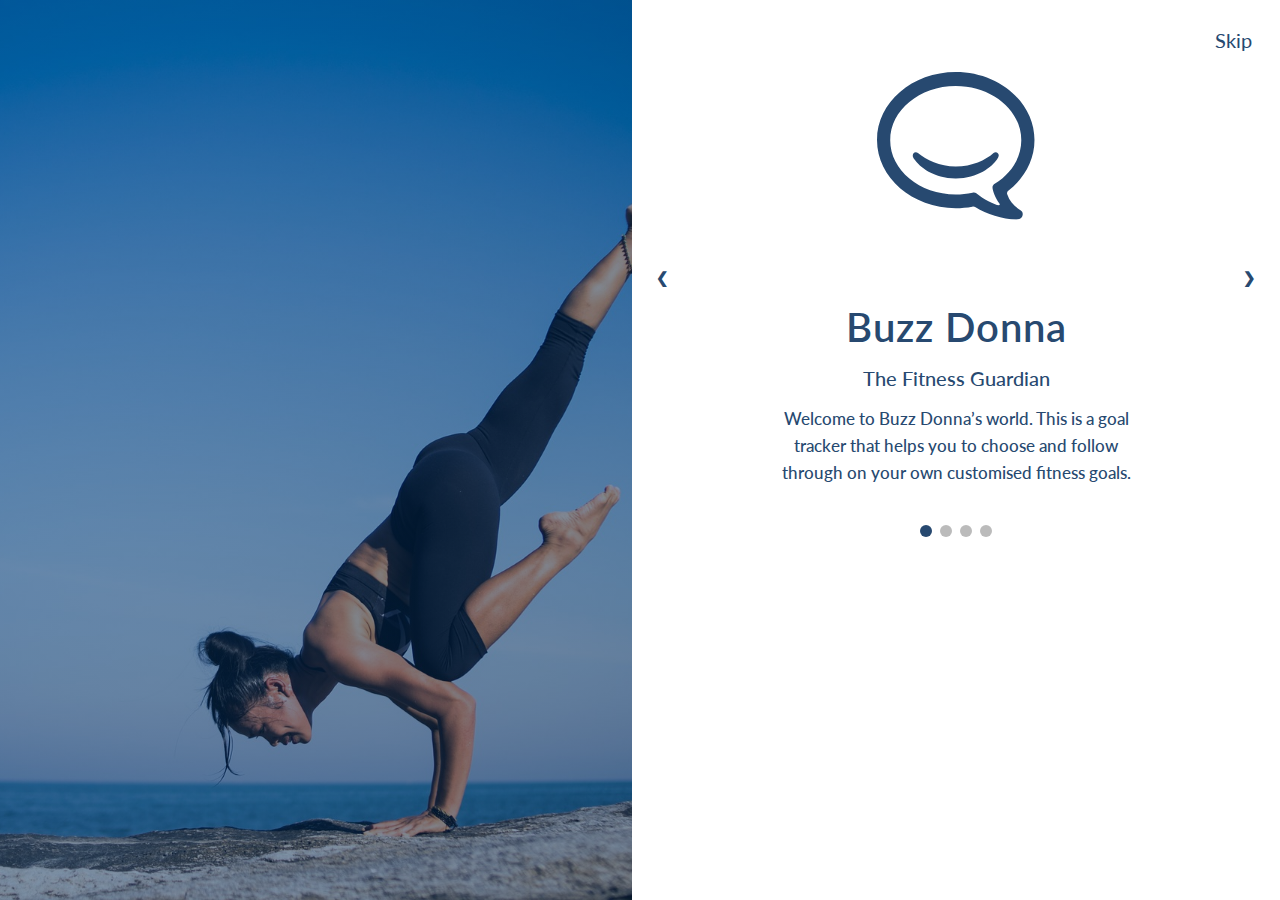
<file: index.html>
<!DOCTYPE html>
<html lang="en">
<head>
    <meta charset="UTF-8">
    <meta name="viewport" content="width=device-width, initial-scale=1.0">
    <meta http-equiv="X-UA-Compatible" content="ie=edge">
    <link rel="shortcut icon" href="images/logoD.png" type="image/x-icon">
    <link href="https://fonts.googleapis.com/css?family=Lato&display=swap" rel="stylesheet">
    <link rel="stylesheet" href="css/style.css">
    <title>EOS CHATBOT</title>
</head>
<body>
     <div class='wrapper'>
            <div class='row'>
                <div class='column'>
                    <div class="image-section">
                    </div>
                    <div class="bg-cover"></div>
                </div>
                    <div class="double-column">
                        <div class="content-section">
                            <menu>
                                <a href="#lastCarol" class="skip-btn" onclick="currentSlide(4)">Skip</a>
                            </menu>
                            <div class="slideshow-container">
                                <div class="mySlides fade">
                                    <img src="images/logos-hipchat.svg" class="content-image" alt="donnas">
                                    <div class="text">
                                        <h3>Buzz Donna</h3>
                                        <p>The Fitness Guardian</p>
                                        <p class="welcome-text">Welcome to Buzz Donna’s world. This is a goal tracker that helps you to choose and follow through on your own customised
                                        fitness goals.</p>
                                    </div>
                                </div>
                        
                                <div class="mySlides fade">
                                    <img src="images/logos-hipchat.svg" class="content-image" alt="donnas">
                                    <div class="text">
                                        <h3>Buzz Donna</h3>
                                        <p class="welcome-text">You care about your fitness lifestyle and so does Buzz Donna and whatever you have set as your health and fitness goals,
                                        Buzz Donna is here to help ensure that you meet and surpass them all. Isn’t that awesome?</p>
                                    </div>
                                </div>
                                <div class="mySlides fade">
                                    <img src="images/logos-hipchat.svg" class="content-image" alt="donnas">
                                    <div class="text">
                                        <h3>Buzz Donna</h3>
                                        <p class="welcome-text"> <span>What is your goal?</span><br>
                                        Daily Moderate Activity, <br>
                                        Dedicated Weight Loss Challenge, <br>
                                        Summer Body Programme, <br>
                                        Pre-Surgery Weight Loss Programme.
                                        </p>
                                    </div>
                                </div>
                        
                                <div class="mySlides fade" id="lastCarol">
                                    <img src="images/logos-hipchat.svg" class="content-image" alt="donnas">
                                    <div class="text">
                                        <h3>Buzz Donna</h3>
                                        <p>Hey, my name is Donna and I will be your health provider today, what’s your name?</p>
                                        <form action="inc/start-chart.php" method="post">
                                            <input type="text" name="user" placeholder="Jon Snow" id="" required>
                                            <br>
                                            <button class="btn-inquire" name="submitUser">Inquire</button>
                                         </form>
                                    </div>
                                </div>
                        
                                <a class="prev" onclick="plusSlides(-1)">&#10094;</a>
                                <a class="next" onclick="plusSlides(1)">&#10095;</a>
                        
                            </div>
                            <br>
                        
                            <div style="text-align:center" class="dot-section">
                                <span class="dot" onclick="currentSlide(1)"></span>
                                <span class="dot" onclick="currentSlide(2)"></span>
                                <span class="dot" onclick="currentSlide(3)"></span>
                                <span class="dot" onclick="currentSlide(4)"></span>
                            </div>
                        </div>
                </div>
            </div>
        </div>     
<script src="js/app.js"></script>
</body>
</html>
</file>
<file: css/style.css>
* {
    margin: 0;
    padding: 0;
    box-sizing: border-box;
}
body {
    font-family: 'Lato', sans-serif;
}
.row {
  display: flex;
  flex-direction: row;
  flex-wrap: wrap;
  width: 100%;
}
.column {
  display: flex;
  flex-direction: column;
  flex-basis: 100%;
  flex: 1;
}
.double-column {
  display: flex;
  flex-direction: column;
  flex-basis: 100%;
  flex: 1;
  padding: 0.5rem;
}

.image-section {
    background-image: linear-gradient(to right bottom,
     rgba(2, 56, 110, 0.5), rgba(0, 38, 77, 0.5)), url("../images/yoga-2587066_1920.jpg");
    background-size: cover;
    background-position: center;
  height: 100vh;
}
menu {
    display: flex;
    justify-content: flex-end;
    margin: 20px
}
.skip-btn {
    text-decoration: none;
    color: #274970;
    font-size: 20px;
}
.skip-btn:hover {
    color: #274967
}


.content-image {
    width: 25%;
}
h3 {
    color: #274970;
    font-size: 40px;
    font-weight: 600;
    letter-spacing: 1px;
}
p {
    margin-top: 15px;
    color: #274970;
    font-size: 20px;
    font-weight: 500;
}
.welcome-text {
    font-size: 17px;
    color: #274970;
    line-height: 1.7rem;
    display: inline-block;
    width: 60%;
}
.content-section {
    text-align: center;
    position: relative;
    background-color: #fff;
}
.mySlides {
    display: none
}
span {
    font-weight: 700;
}
/* Slideshow container */
.slideshow-container {
  width: 100%;
  margin: auto;
}

/* Next & previous buttons */
.prev, .next {
  cursor: pointer;
  position: absolute;
  top: 50%;
  width: auto;
  padding: 16px;
  margin-top: -22px;
  color: #274970;
  font-weight: bold;
  font-size: 15px;
  transition: 0.6s ease;
  border-radius: 0 3px 3px 0;
  user-select: none;
}

/* Position the "next button" to the right */
.next {
  right: 0;
  border-radius: 3px 0 0 3px;
}
.prev {
  left: 0;
  border-radius: 3px 0 0 3px;
}

/* On hover, add a black background color with a little bit see-through */
.prev:hover, .next:hover {
  background-color: rgba(0,0,0,0.8);
}

/* Caption text */
.text {
  width: 100%;
  text-align: center;
  margin-top: 5rem;
}

 input[type="text"] {
    display: inline-block;
    width: 60%;
    border: 1px solid #ccc;
    background: #FFF;
    margin: 0 0 5px;
    padding: 12px;
    font-size: 16px;
    margin-top: 20px;
 }
input[type="text"]:hover {
    -webkit-transition: border-color 0.3s ease-in-out;
    -moz-transition: border-color 0.3s ease-in-out;
    transition: border-color 0.3s ease-in-out;
    border: 1px solid #274970;
  }
input:focus {
    outline: 0;
    border: 1px solid #274970;
  }
.btn-inquire {
    display: inline-block;
    margin-top: 10px;
    width: 60%;
    padding: 7px 30px;
    background-color: #274970;
    text-decoration: none;
    color: #fff;
    font-size: 20px;
    border: none;
}
.btn-inquire:hover {
    background-color: #274967
}
/* The dots/bullets/indicators */
.dot-section {
    margin-top: 1rem;
}
.dot {
  cursor: pointer;
  height: 12px;
  width: 12px;
  margin: 0 2px;
  background-color: #bbb;
  border-radius: 50%;
  display: inline-block;
  transition: background-color 0.6s ease;
}

.active, .dot:hover {
  background-color: #274970;
}

/* Fading animation */
.fade {
  -webkit-animation-name: fade;
  -webkit-animation-duration: 1.5s;
  animation-name: fade;
  animation-duration: 1.5s;
}

@-webkit-keyframes fade {
  from {opacity: .4} 
  to {opacity: 1}
}

@keyframes fade {
  from {opacity: .4} 
  to {opacity: 1}
}

/* On smaller screens */
 @media screen and (max-width: 760px) {
  .prev, .next,.text {
      font-size: 15px
    }
    .column {
    flex: 1;
    padding: 0;
    }
    .double-column {
    flex: 3000;
    padding: 0;
    }
    .content-image {
    width: 25%;
    margin-top: 30px;
    }
    .welcome-text {
    font-size: 17px;
    display: inline-block;
    width: 50%;
    }
    input[type="text"] {
        margin-top: 30px;
    width: 90%;
    }
    .btn-inquire {
    display: inline-block;
    width: 90%;
    cursor: pointer;
    }
    .btn-inquire:hover {
    background-color: #274967
    }
    p {
    font-size: 20px;
    }
    .skip-btn {
   border: 0;
   background-color: transparent;
    color: #274970;
    font-size: 20px;
    cursor: pointer;
  }
  .skip-btn:hover {
    background-color: transparent
  }
  h3 {
    letter-spacing: 0px;
}

}
</file>
